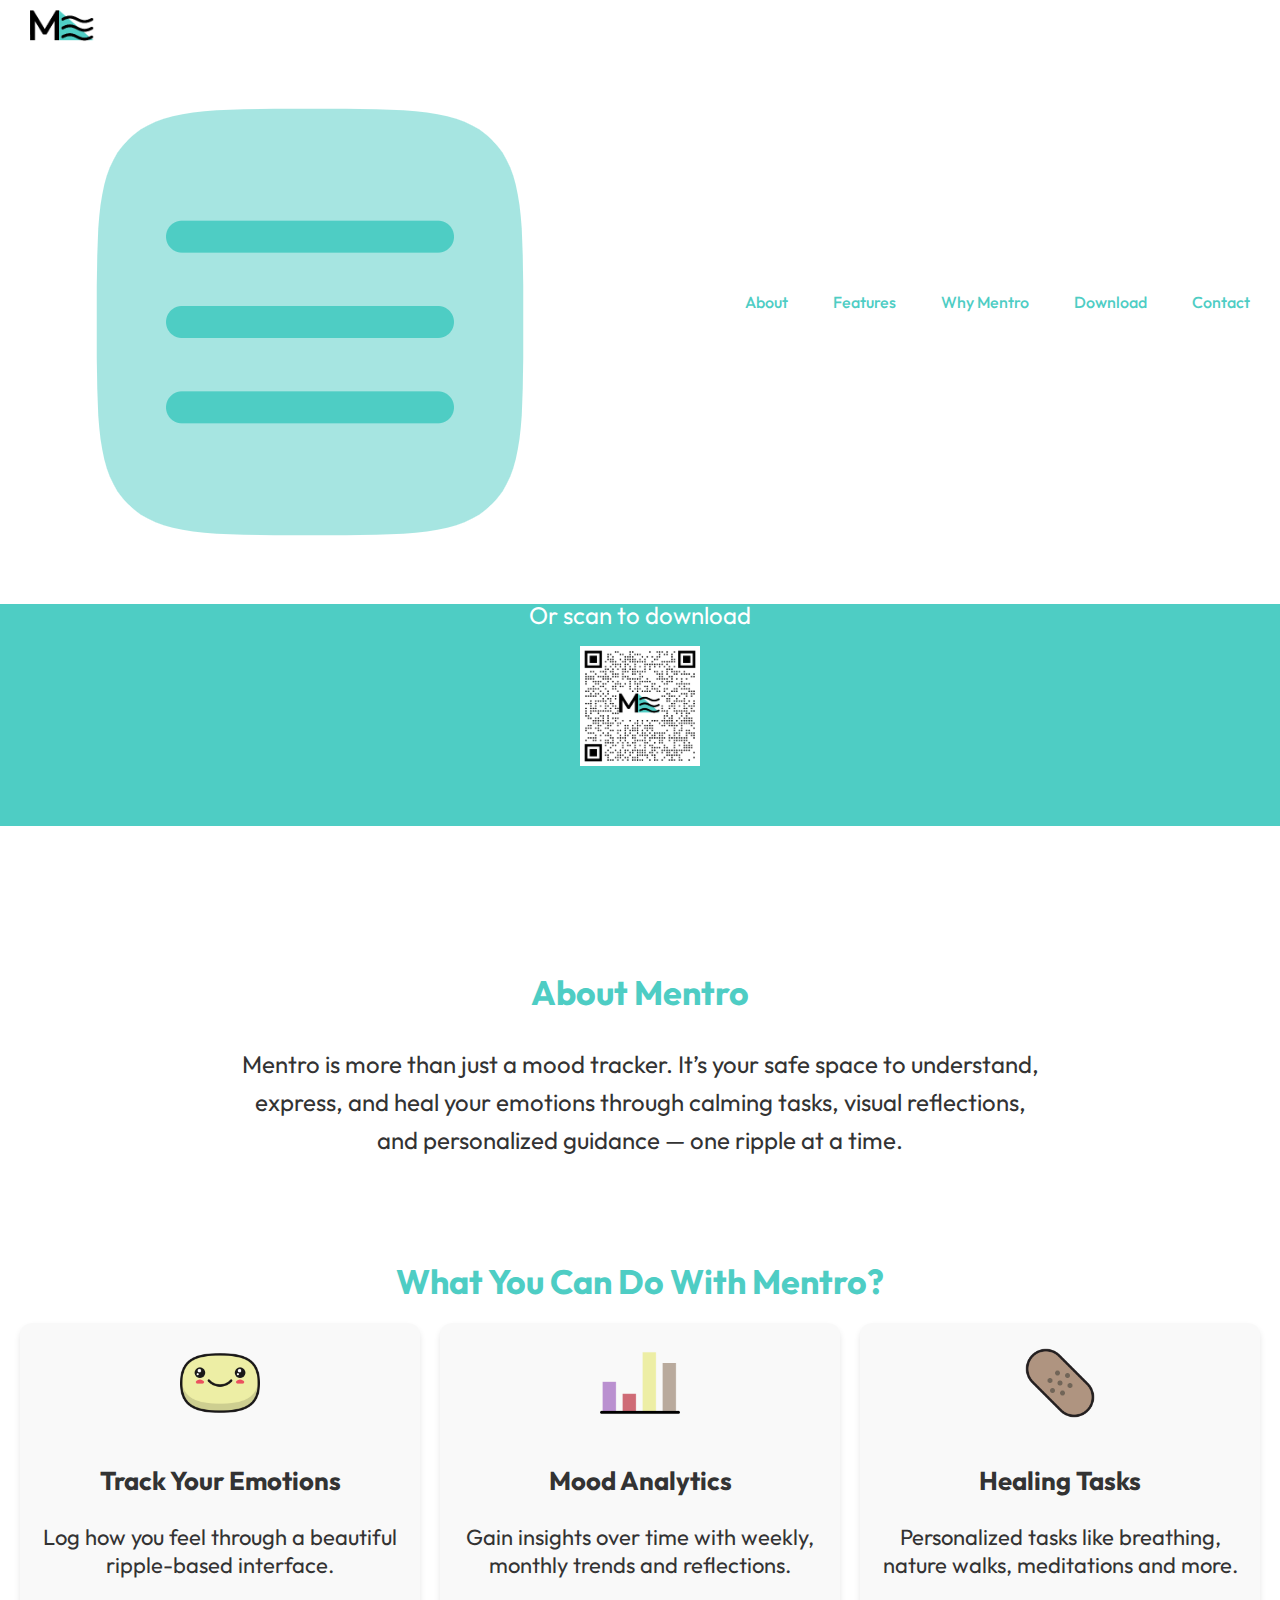
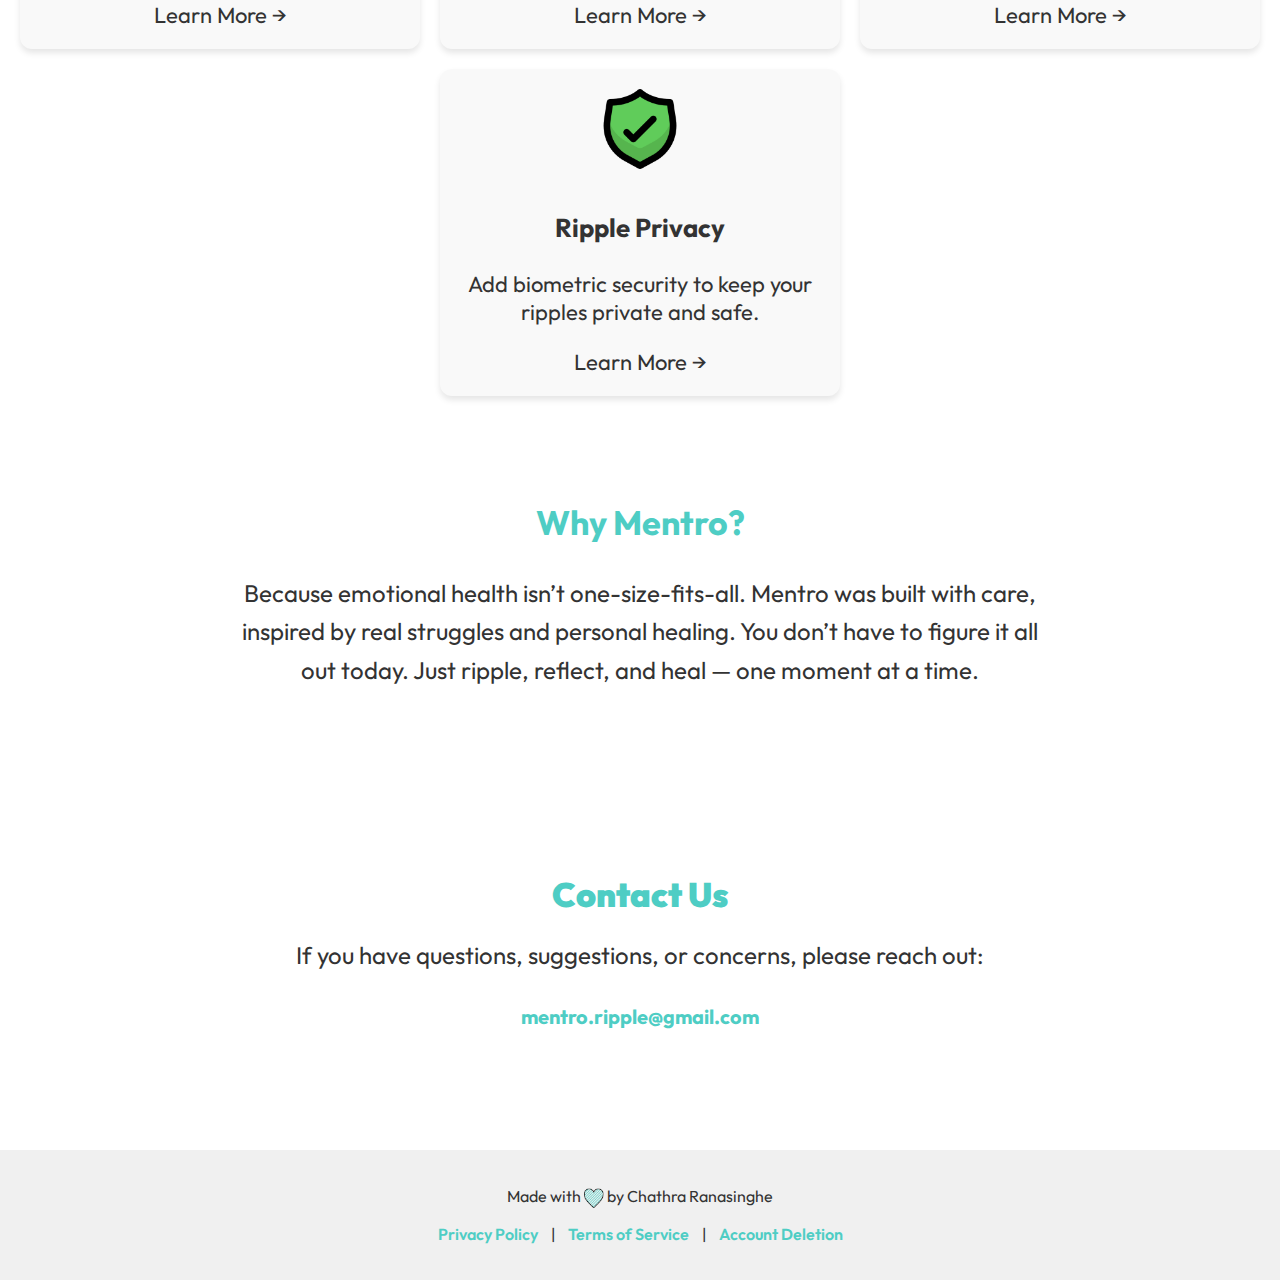
<file: public/index.html>
<!DOCTYPE html>
<html lang="en">

<head>
  <meta charset="UTF-8" />
  <meta name="viewport" content="width=device-width, initial-scale=1.0" />
  <title>Mentro – Your Emotional Companion</title>
  <link rel="stylesheet" href="style.css?v=2">
  <link href="https://fonts.googleapis.com/css2?family=Outfit:wght@400;500;700&display=swap" rel="stylesheet">

  <!-- Favicon -->
  <link rel="icon" href="assets/logo.png" type="image/png">
</head>


<body>
  <nav>
    <div class="nav-header">
      <div class="logo">
        <img src="assets/logo.png" alt="Mentro Logo" />
      </div>
      <button class="menu-toggle">
        <img src="assets/hamburger.png" alt="Menu" />
      </button>
    </div>

    <ul>
      <li><a href="#about">About</a></li>
      <li><a href="#features">Features</a></li>
      <li><a href="#why">Why Mentro</a></li>
      <li><a href="#download">Download</a></li>
      <li><a href="#contact">Contact</a></li>
    </ul>
  </nav>



  <header id="download">
    <img src="assets/banner.png" alt="Mentro Banner" class="banner" />
    <h1>Welcome to Mentro</h1>
    <p>Every emotion matters - one ripple at a time.</p>
    <a href="https://play.google.com/store/apps/details?id=com.mentro.app" target="_blank" class="playstore-button">
      <img src="assets/playstore-logo.png" alt="Play Store" />
      <span>Download on Play Store</span>
    </a>
     <!-- QR Code Section -->
  <div class="qr-section">
    <p>Or scan to download</p>
    <img src="assets/qr-code.png" alt="QR Code to Download Mentro" 
     style="width: 120px !important; height: 120px !important; display: block !important; margin: 0 auto !important; object-fit: contain !important;" />
  </div>

  </header>

  <main>
    <section id="about" class="about">
      <h2>About Mentro</h2>
      <p>Mentro is more than just a mood tracker. It’s your safe space to understand, express, and heal your emotions
        through calming tasks, visual reflections, and personalized guidance — one ripple at a time.</p>
    </section>
    <section id="features" class="features">
      <h2>What You Can Do With Mentro?</h2>
      <div class="cards">
        <a href="track-emotions.html" class="card" target="_blank">
          <img src="assets/happy.png" alt="Track Emotions" />
          <h3>Track Your Emotions</h3>
          <p>Log how you feel through a beautiful ripple-based interface.</p>
          <span class="card-cta">Learn More →</span>
        </a>
        <a href="mood-analytics.html" class="card" target="_blank">
          <img src="assets/graph.png" alt="Mood Analytics" />
          <h3>Mood Analytics</h3>
          <p>Gain insights over time with weekly, monthly trends and reflections.</p>
          <span class="card-cta">Learn More →</span>
        </a>
        <a href="healing-tasks.html" class="card" target="_blank">
          <img src="assets/heal.png" alt="Healing Tasks" />
          <h3>Healing Tasks</h3>
          <p>Personalized tasks like breathing, nature walks, meditations and more.</p>
          <span class="card-cta">Learn More →</span>
        </a>
        <a href="ripple-privacy.html" class="card" target="_blank">
          <img src="assets/safety.png" alt="Protect Ripples" />
          <h3>Ripple Privacy</h3>
          <p>Add biometric security to keep your ripples private and safe.</p>

          <span class="card-cta">Learn More →</span>
        </a>
      </div>
      </div>
    </section>
    <section id="why" class="why">
      <h2>Why Mentro?</h2>
      <p>Because emotional health isn’t one-size-fits-all. Mentro was built with care, inspired by real struggles and
        personal healing. You don’t have to figure it all out today. Just ripple, reflect, and heal — one moment at a
        time.</p>
    </section>
    <section id="contact" class="contact">
      <h2>Contact Us</h2>
      <p>If you have questions, suggestions, or concerns, please reach out:</p>
      <a href="mailto:mentro.ripple@gmail.com" class="contact-email">mentro.ripple@gmail.com</a>
    </section>

  </main>

  <footer>
    <p>
      Made with
      <img src="assets/love.png" alt="Heart" style="height: 20px; vertical-align: middle;">
      by Chathra Ranasinghe
    </p>
    <p>
      <a href="privacy.html" target="_blank">Privacy Policy</a> |
      <a href="terms.html" target="_blank">Terms of Service</a> |
      <a href="https://docs.google.com/forms/d/e/1FAIpQLSdimE1lj7eADLhwd0hZZxthHQASa8UnJNe3lLxNAUt8HgSXNA/viewform?usp=dialog"
        target="_blank" rel="noopener noreferrer">
        Account Deletion
      </a>
    </p>
  </footer>
  <script>
    const menuToggle = document.querySelector('.menu-toggle');
    const navLinks = document.querySelector('nav ul');
    const menuIcon = document.querySelector('.menu-toggle img');

    menuToggle.addEventListener('click', () => {
      navLinks.classList.toggle('show');

      // Swap icons
      if (navLinks.classList.contains('show')) {
        menuIcon.src = 'assets/close.png';
        menuIcon.alt = 'Close';
      } else {
        menuIcon.src = 'assets/hamburger.png';
        menuIcon.alt = 'Menu';
      }
    });

    // Optional: close menu when clicking a link
    document.querySelectorAll('nav ul li a').forEach(link => {
      link.addEventListener('click', () => {
        navLinks.classList.remove('show');
        menuIcon.src = 'assets/hamburger.png';
        menuIcon.alt = 'Menu';
      });
    });
  </script>

</body>

</html>
</file>
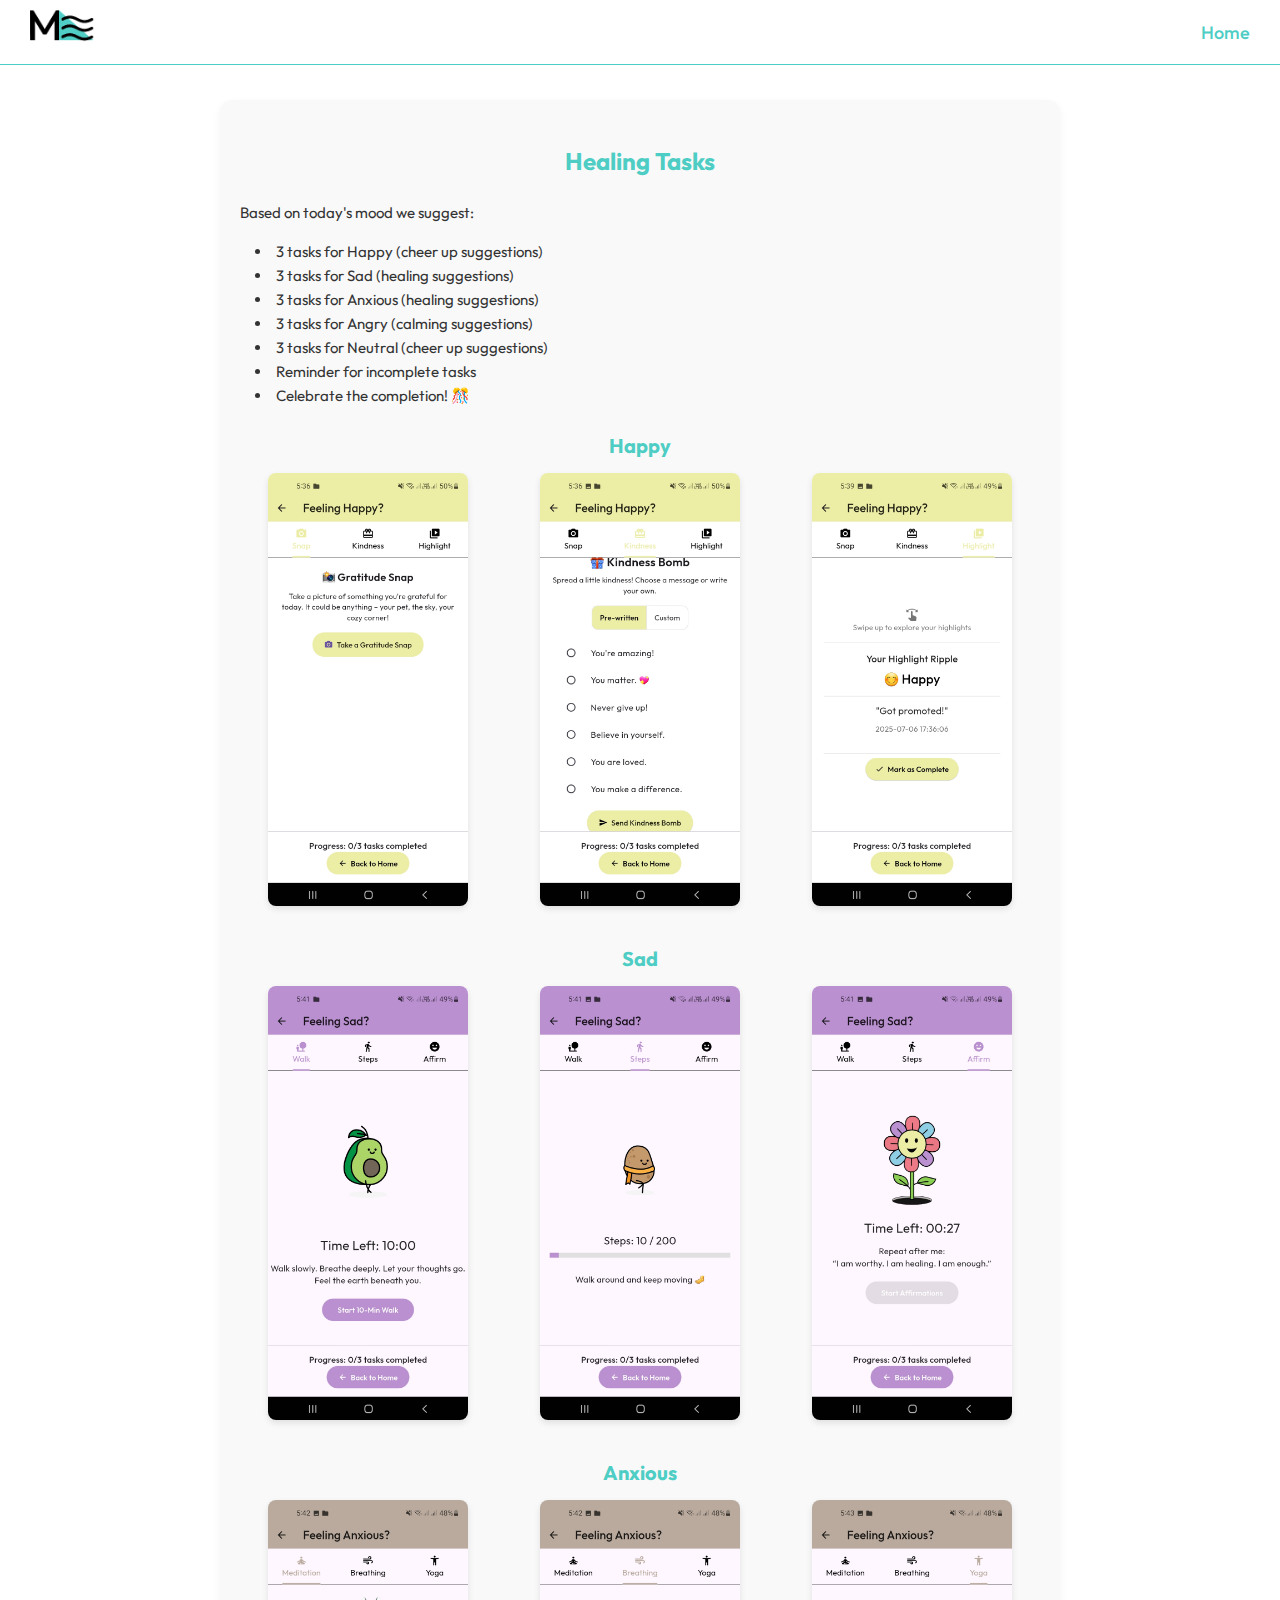
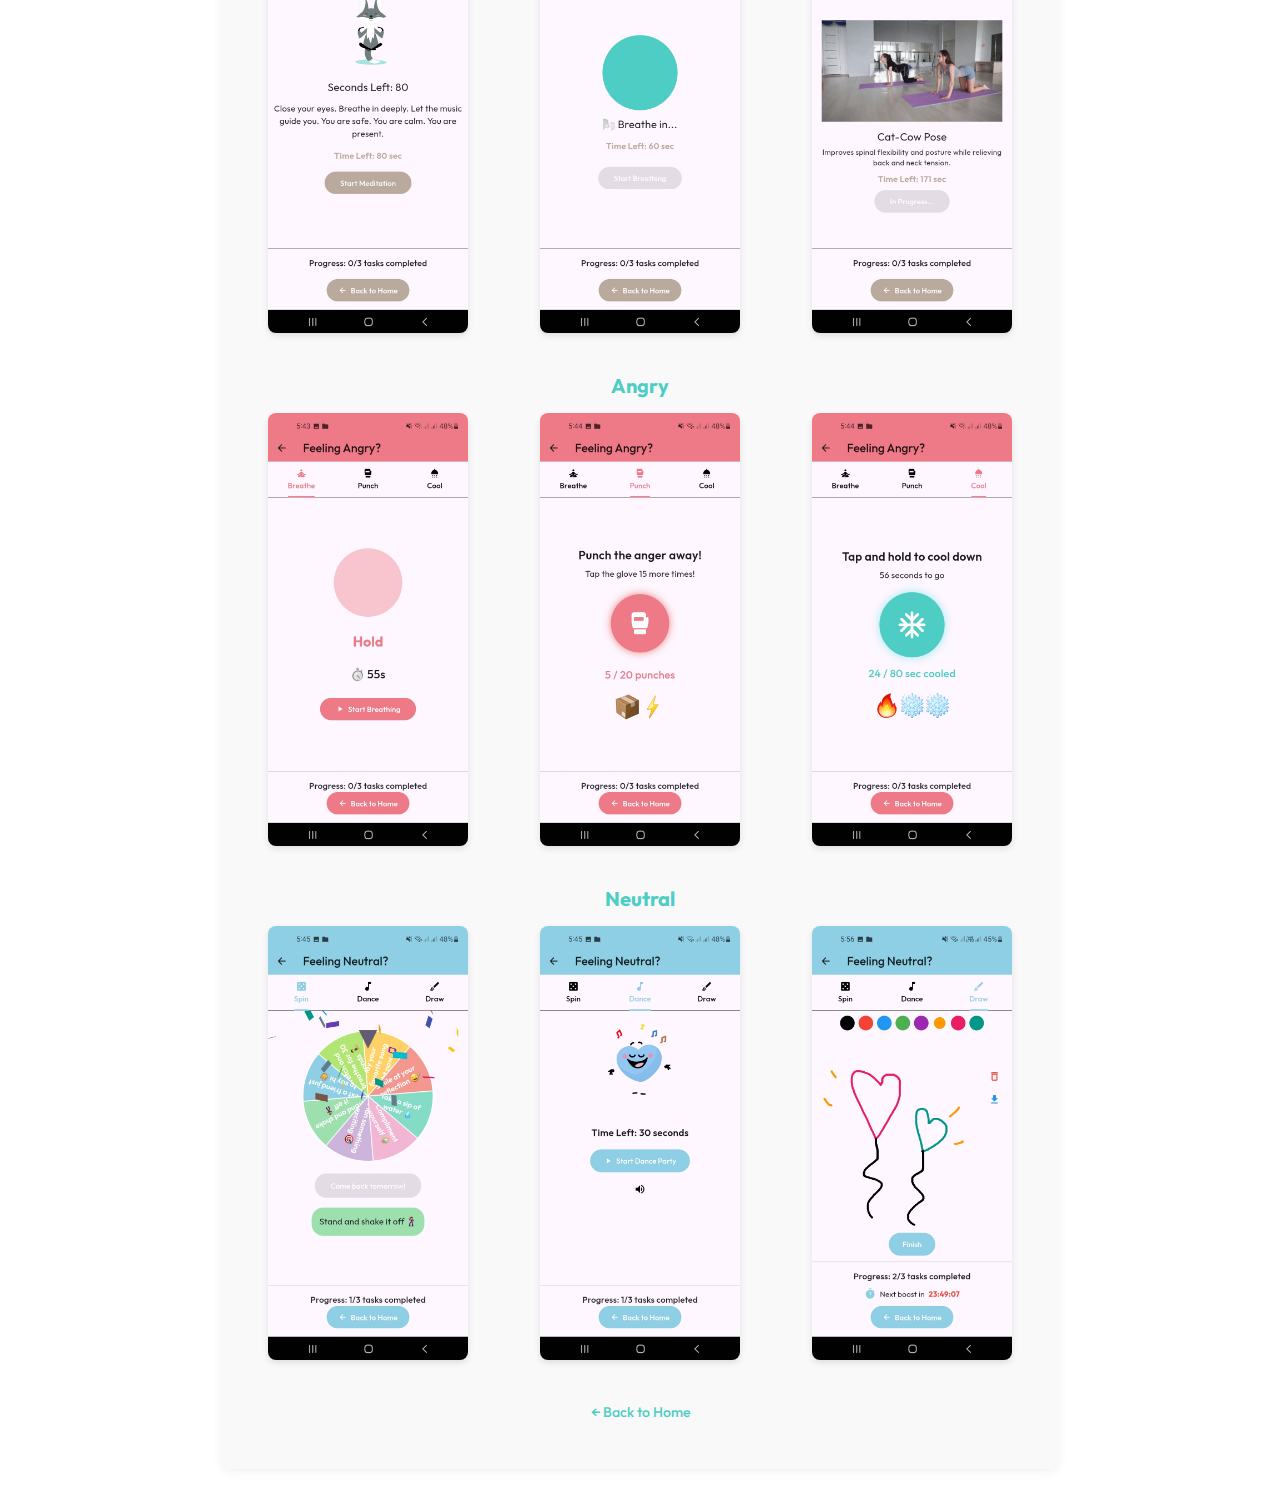
<file: public/healing-tasks.html>
<!DOCTYPE html>
<html lang="en">
  <head>
    <meta charset="UTF-8" />
    <meta name="viewport" content="width=device-width, initial-scale=1.0" />
    <title>Page Title</title>
    <link
      href="https://fonts.googleapis.com/css2?family=Outfit:wght@400;500;700&display=swap"
      rel="stylesheet"
    />
    <link rel="stylesheet" href="style.css" />
  </head>
  <body>
    <nav>
      <div class="logo"><img src="assets/logo.png" alt="Mentro Logo" /></div>
      <ul>
        <li>
          <a
            href="index.html"
            style="
              color: #4ecdc4;
              text-decoration: none;
              font-weight: 500;
              font-size: 18px;
            "
          >
            Home
          </a>
        </li>
      </ul>
    </nav>

    <main class="healing-tasks">
      <h1>Healing Tasks</h1>
      <p>Based on today's mood we suggest:</p>
      <ul>
        <li>3 tasks for Happy (cheer up suggestions)</li>
        <li>3 tasks for Sad (healing suggestions)</li>
        <li>3 tasks for Anxious (healing suggestions)</li>
        <li>3 tasks for Angry (calming suggestions)</li>
        <li>3 tasks for Neutral (cheer up suggestions)</li>
        <li>Reminder for incomplete tasks</li>
        <li>Celebrate the completion! 🎊</li>
      </ul>

      <div class="task-category">
        <h2>Happy</h2>
        <div class="healing-tasks-grid">
          <img src="assets/happy-task1.jpg" alt="Happy Task 1" />
          <img src="assets/happy-task2.jpg" alt="Happy Task 2" />
          <img src="assets/happy-task3.jpg" alt="Happy Task 3" />
        </div>
      </div>

      <div class="task-category">
        <h2>Sad</h2>
        <div class="healing-tasks-grid">
          <img src="assets/sad-task1.jpg" alt="Sad Task 1" />
          <img src="assets/sad-task2.jpg" alt="Sad Task 2" />
          <img src="assets/sad-task3.jpg" alt="Sad Task 3" />
        </div>
      </div>

      <div class="task-category">
        <h2>Anxious</h2>
        <div class="healing-tasks-grid">
          <img src="assets/anxious-task1.jpg" alt="Anxious Task 1" />
          <img src="assets/anxious-task2.jpg" alt="Anxious Task 2" />
          <img src="assets/anxious-task3.jpg" alt="Anxious Task 3" />
        </div>
      </div>

      <div class="task-category">
        <h2>Angry</h2>
        <div class="healing-tasks-grid">
          <img src="assets/angry-task1.jpg" alt="Angry Task 1" />
          <img src="assets/angry-task2.jpg" alt="Angry Task 2" />
          <img src="assets/angry-task3.jpg" alt="Angry Task 3" />
        </div>
      </div>

      <div class="task-category">
        <h2>Neutral</h2>
        <div class="healing-tasks-grid">
          <img src="assets/neutral-task1.jpg" alt="Neutral Task 1" />
          <img src="assets/neutral-task2.jpg" alt="Neutral Task 2" />
          <img src="assets/neutral-task3.jpg" alt="Neutral Task 3" />
        </div>
      </div>
      <p style="text-align: center; margin-top: 30px">
        <a href="index.html" target="_blank" class="back-link"
          >← Back to Home</a
        >
      </p>
    </main>
  </body>
</html>
</file>
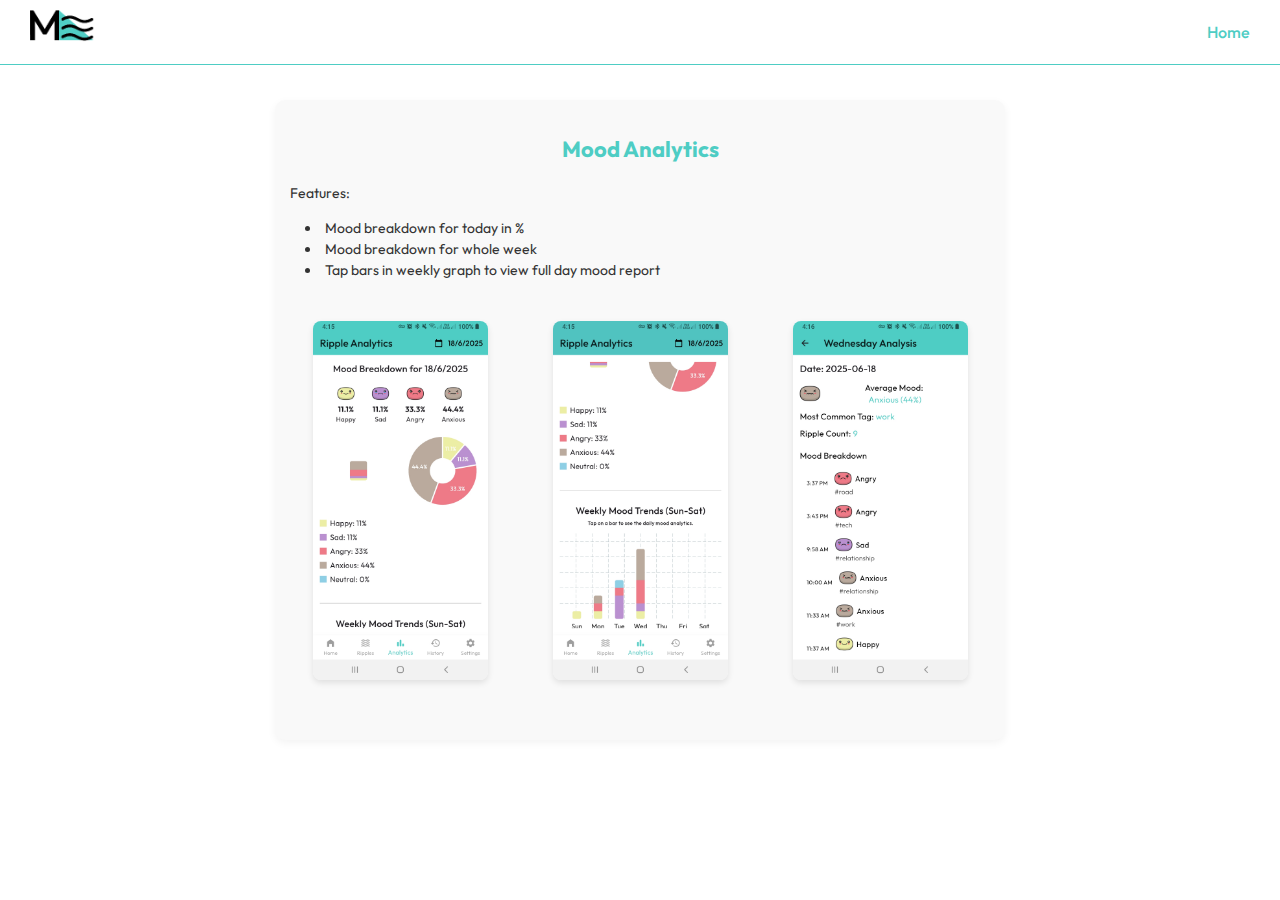
<file: public/mood-analytics.html>
<!DOCTYPE html>
<html lang="en">
  <head>
    <meta charset="UTF-8" />
    <meta name="viewport" content="width=device-width, initial-scale=1.0" />
    <title>Page Title</title>
    <link
      href="https://fonts.googleapis.com/css2?family=Outfit:wght@400;500;700&display=swap"
      rel="stylesheet"
    />
    <link rel="stylesheet" href="style.css" />
  </head>
  <body>
    <nav>
      <div class="logo"><img src="assets/logo.png" alt="Mentro Logo" /></div>
      <ul>
        <li><a href="index.html">Home</a></li>
      </ul>
    </nav>

    <main class="analytics">
      <h1>Mood Analytics</h1>
      <p>Features:</p>
      <ul>
        <li>Mood breakdown for today in %</li>
        <li>Mood breakdown for whole week</li>
        <li>Tap bars in weekly graph to view full day mood report</li>
      </ul>
      <div class="analytics-row">
        <img src="assets/analytics-today.jpg" alt="Today Analytics" />
        <img src="assets/analytics-week.jpg" alt="Week Analytics" />
        <img src="assets/day-report.jpg" alt="Day Report" />
      </div>
    </main>
  </body>
</html>
</file>
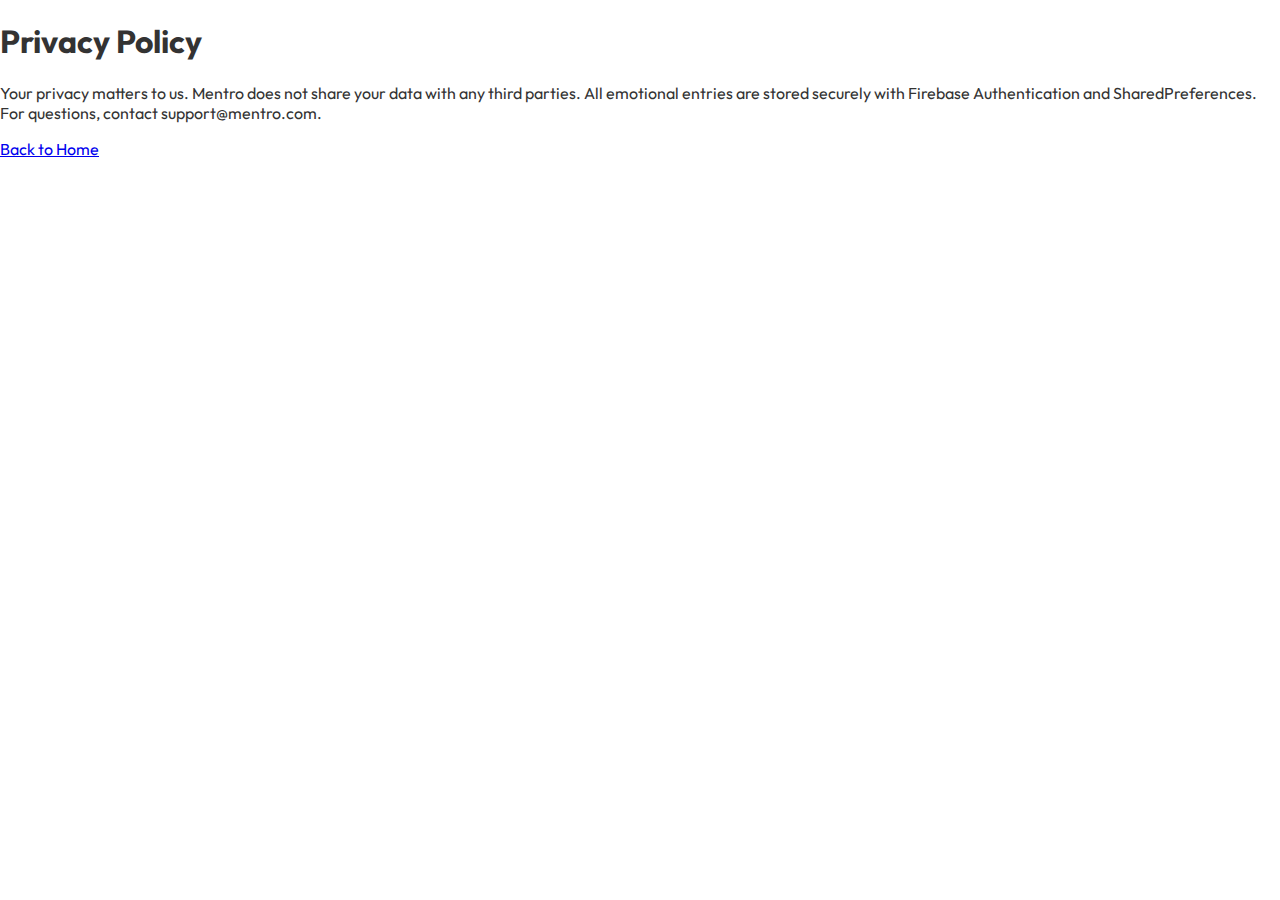
<file: public/privacy.html>
<!DOCTYPE html>
<html lang="en">
  <head>
    <meta charset="UTF-8" />
    <meta name="viewport" content="width=device-width, initial-scale=1.0" />
    <title>Page Title</title>
    <link
      href="https://fonts.googleapis.com/css2?family=Outfit:wght@400;500;700&display=swap"
      rel="stylesheet"
    />
    <link rel="stylesheet" href="style.css" />
  </head>
  <body>
    <h1>Privacy Policy</h1>
    <p>
      Your privacy matters to us. Mentro does not share your data with any third
      parties. All emotional entries are stored securely with Firebase
      Authentication and SharedPreferences. For questions, contact
      support@mentro.com.
    </p>
    <p><a href="index.html">Back to Home</a></p>
  </body>
</html>
</file>
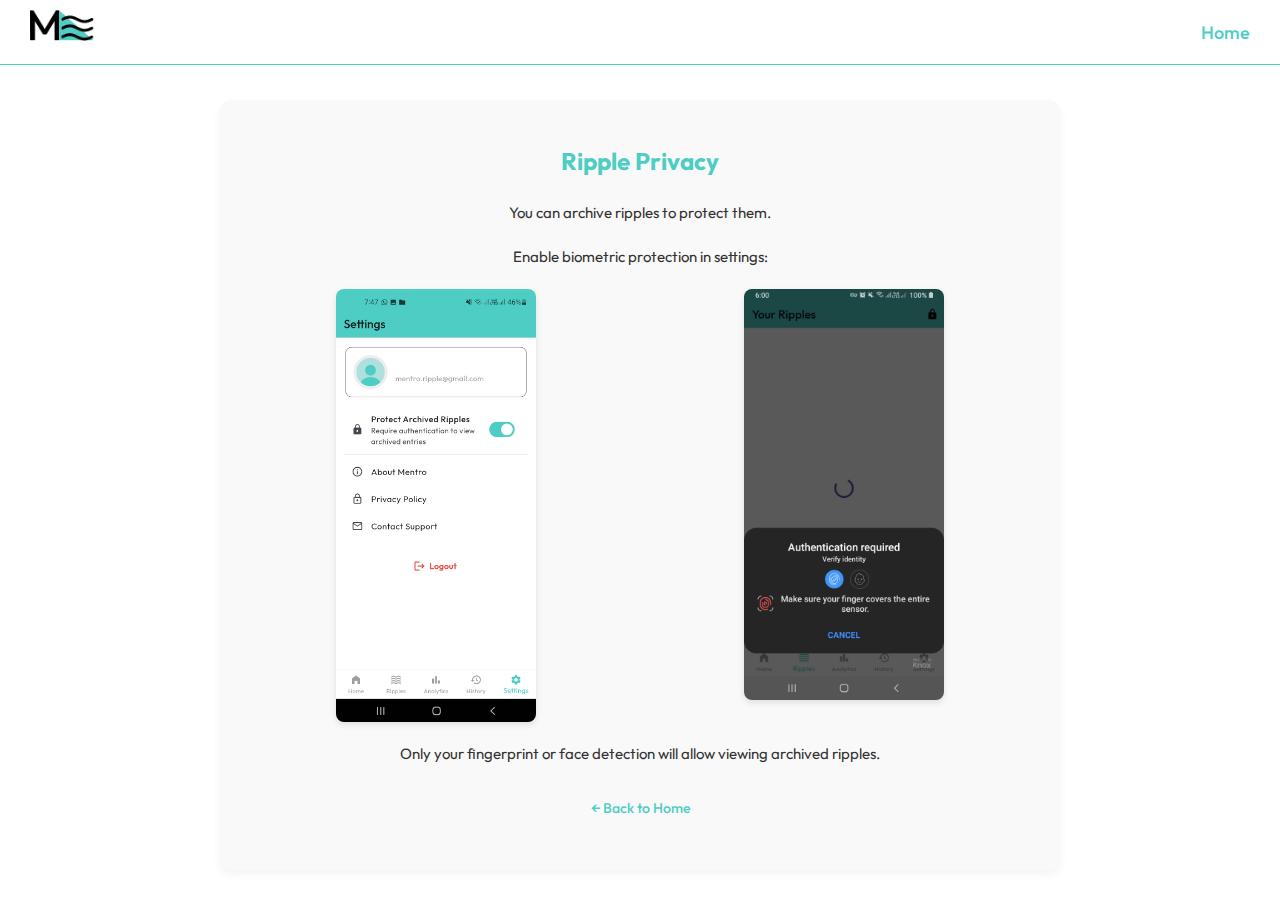
<file: public/ripple-privacy.html>
<!DOCTYPE html>
<html lang="en">
  <head>
    <meta charset="UTF-8" />
    <meta name="viewport" content="width=device-width, initial-scale=1.0" />
    <title>Page Title</title>
    <link
      href="https://fonts.googleapis.com/css2?family=Outfit:wght@400;500;700&display=swap"
      rel="stylesheet"
    />
    <link rel="stylesheet" href="style.css" />
  </head>
  <body>
    <nav>
      <div class="logo"><img src="assets/logo.png" alt="Mentro Logo" /></div>
      <ul>
        <li>
          <a
            href="index.html"
            style="
              color: #4ecdc4;
              text-decoration: none;
              font-weight: 500;
              font-size: 18px;
            "
          >
            Home
          </a>
        </li>
      </ul>
    </nav>

    <main class="privacy">
      <h1>Ripple Privacy</h1>
      <p>You can archive ripples to protect them.</p>
      <p>Enable biometric protection in settings:</p>
      <div class="privacy-images">
        <img src="assets/settings-page.jpg" alt="Settings Page" />
        <img src="assets/biometrics.jpg" alt="Biometrics" />
      </div>
      <p>
        Only your fingerprint or face detection will allow viewing archived
        ripples.
      </p>
      <p style="text-align: center; margin-top: 30px">
        <a href="index.html" class="back-link">← Back to Home</a>
      </p>
    </main>
  </body>
</html>
</file>
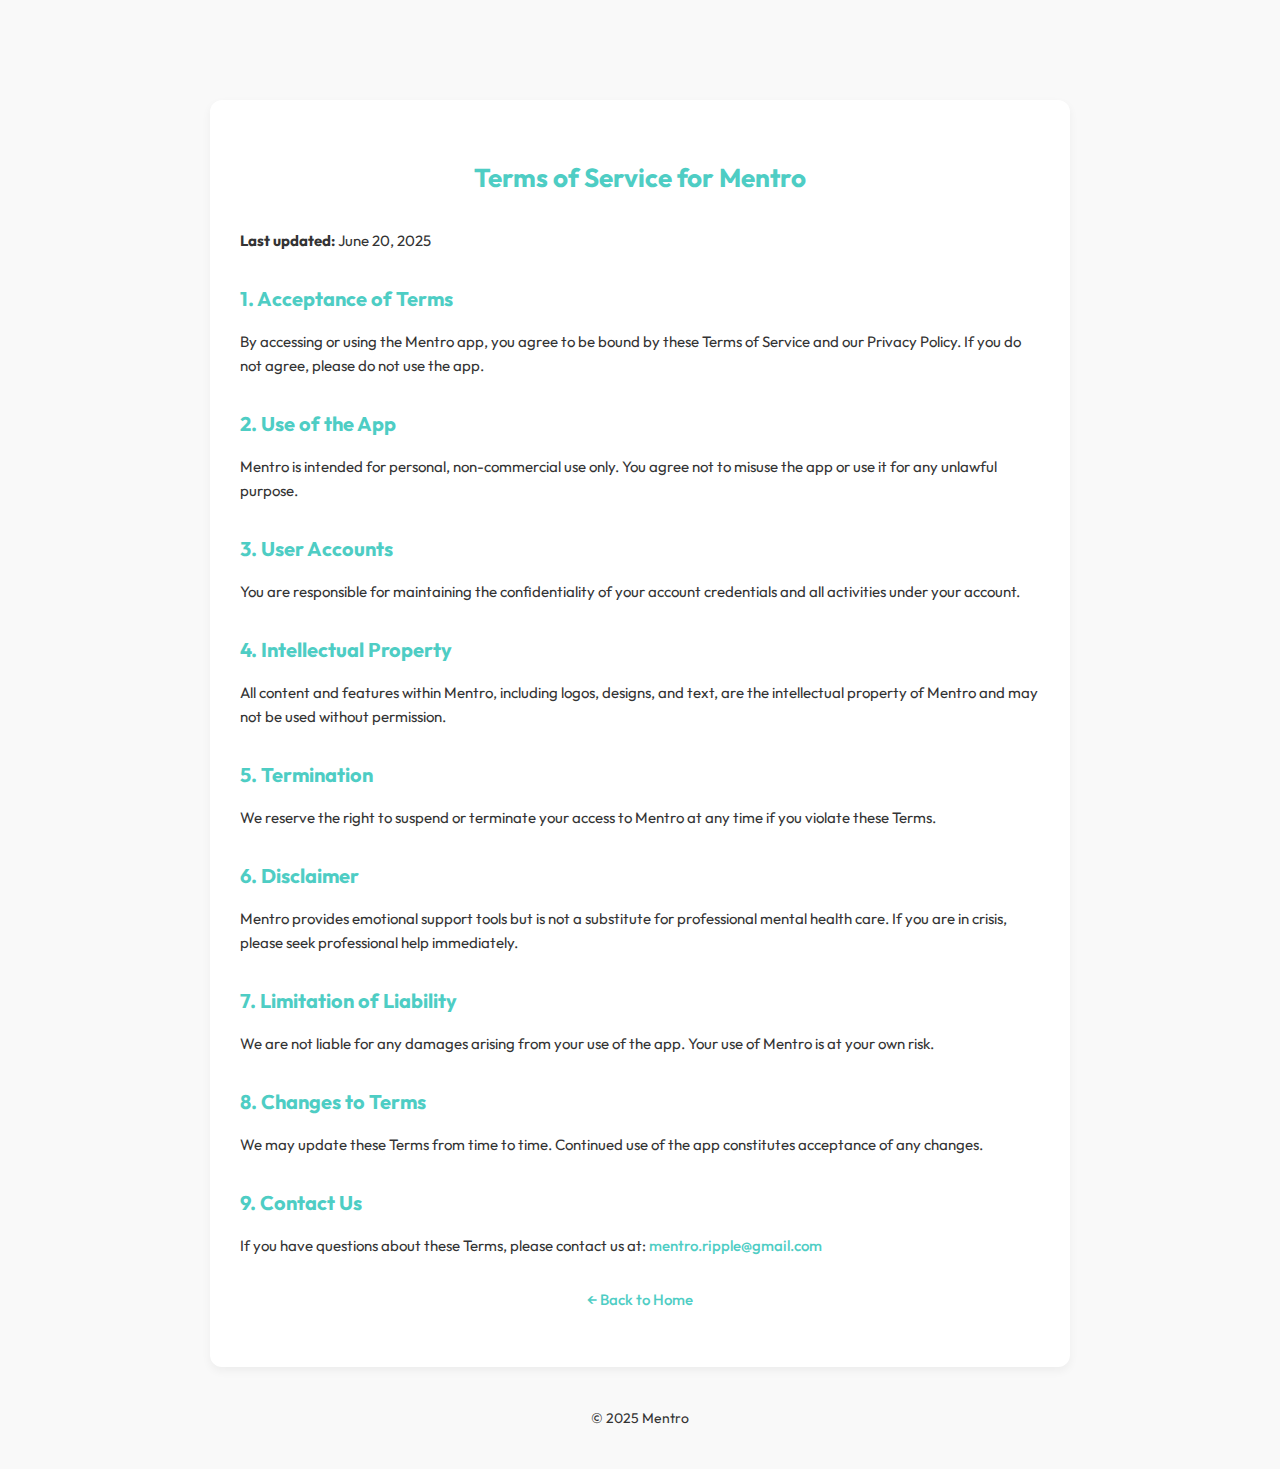
<file: public/terms.html>
<!DOCTYPE html>
<html lang="en">
  <head>
    <meta charset="UTF-8" />
    <meta name="viewport" content="width=device-width, initial-scale=1.0" />
    <title>Mentro Terms of Service</title>
    <link
      href="https://fonts.googleapis.com/css2?family=Outfit:wght@400;500;700&display=swap"
      rel="stylesheet"
    />
    <style>
      body {
        font-family: "Outfit", sans-serif;
        margin: 0;
        padding: 0;
        background: #f9f9f9;
        color: #333;
        line-height: 1.6;
      }

      main.terms {
        max-width: 800px;
        margin: 100px auto 40px auto;
        background: white;
        padding: 40px 30px;
        border-radius: 12px;
        box-shadow: 0 4px 10px rgba(0, 0, 0, 0.05);
      }

      main.terms h1 {
        text-align: center;
        color: #4ecdc4;
        margin-bottom: 30px;
        font-size: 26px;
      }

      main.terms h2 {
        color: #4ecdc4;
        margin-top: 30px;
        margin-bottom: 10px;
        font-size: 20px;
      }

      main.terms p {
        font-size: 15px;
        margin-bottom: 15px;
      }

      main.terms ul {
        padding-left: 20px;
        margin-bottom: 20px;
      }

      main.terms a {
        color: #4ecdc4;
        text-decoration: none;
        font-weight: 500;
      }

      main.terms a:hover {
        text-decoration: underline;
      }

      footer {
        text-align: center;
        margin: 40px 0;
        font-size: 14px;
      }
    </style>
  </head>
  <body>
    <main class="terms">
      <h1>Terms of Service for Mentro</h1>
      <p><strong>Last updated:</strong> June 20, 2025</p>

      <h2>1. Acceptance of Terms</h2>
      <p>
        By accessing or using the Mentro app, you agree to be bound by these
        Terms of Service and our Privacy Policy. If you do not agree, please do
        not use the app.
      </p>

      <h2>2. Use of the App</h2>
      <p>
        Mentro is intended for personal, non-commercial use only. You agree not
        to misuse the app or use it for any unlawful purpose.
      </p>

      <h2>3. User Accounts</h2>
      <p>
        You are responsible for maintaining the confidentiality of your account
        credentials and all activities under your account.
      </p>

      <h2>4. Intellectual Property</h2>
      <p>
        All content and features within Mentro, including logos, designs, and
        text, are the intellectual property of Mentro and may not be used
        without permission.
      </p>

      <h2>5. Termination</h2>
      <p>
        We reserve the right to suspend or terminate your access to Mentro at
        any time if you violate these Terms.
      </p>

      <h2>6. Disclaimer</h2>
      <p>
        Mentro provides emotional support tools but is not a substitute for
        professional mental health care. If you are in crisis, please seek
        professional help immediately.
      </p>

      <h2>7. Limitation of Liability</h2>
      <p>
        We are not liable for any damages arising from your use of the app. Your
        use of Mentro is at your own risk.
      </p>

      <h2>8. Changes to Terms</h2>
      <p>
        We may update these Terms from time to time. Continued use of the app
        constitutes acceptance of any changes.
      </p>

      <h2>9. Contact Us</h2>
      <p>
        If you have questions about these Terms, please contact us at:
        <a href="mailto:mentro.ripple@gmail.com">mentro.ripple@gmail.com</a>
      </p>

      <p style="text-align: center; margin-top: 30px">
        <a href="index.html" target="_blank" class="back-link"
          >← Back to Home</a
        >
      </p>
    </main>

    <footer>
      <p>© 2025 Mentro</p>
    </footer>
  </body>
</html>
</file>
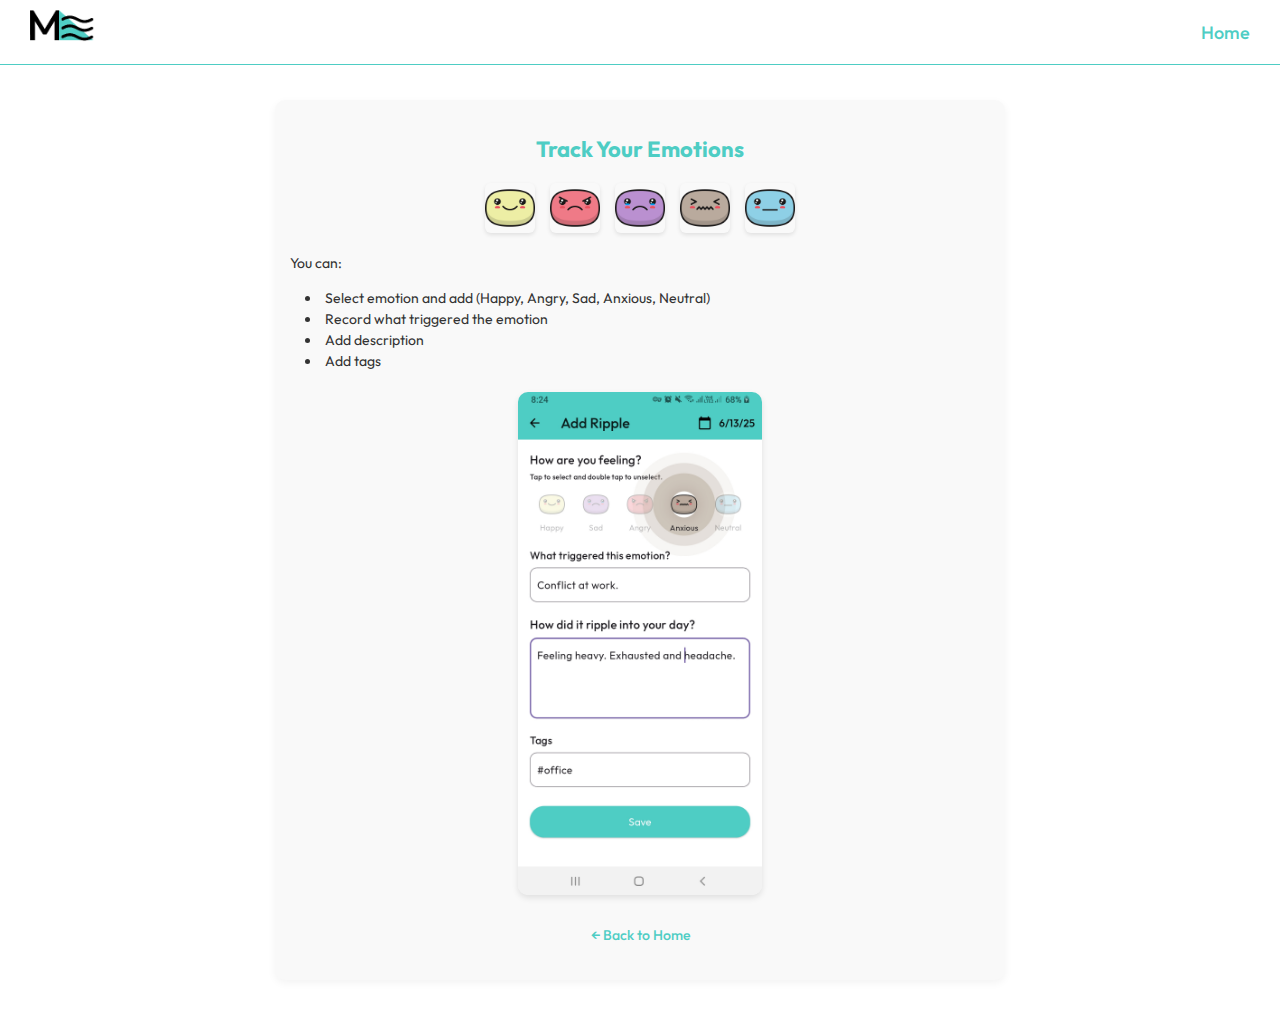
<file: public/track-emotions.html>
<!DOCTYPE html>
<html lang="en">
  <head>
    <meta charset="UTF-8" />
    <meta name="viewport" content="width=device-width, initial-scale=1.0" />
    <title>Page Title</title>
    <link
      href="https://fonts.googleapis.com/css2?family=Outfit:wght@400;500;700&display=swap"
      rel="stylesheet"
    />
    <link rel="stylesheet" href="style.css" />
  </head>
  <body>
    <nav>
      <div class="logo">
        <img src="assets/logo.png" alt="Mentro Logo" />
      </div>
      <ul>
        <li>
          <a
            href="index.html"
            style="
              color: #4ecdc4;
              text-decoration: none;
              font-weight: 500;
              font-size: 18px;
            "
          >
            Home
          </a>
        </li>
      </ul>
    </nav>

    <main class="instruction">
      <h1>Track Your Emotions</h1>

      <div class="emotion-row">
        <img src="assets/happy.png" alt="Happy" />
        <img src="assets/angry.png" alt="Angry" />
        <img src="assets/sad.png" alt="Sad" />
        <img src="assets/anxious.png" alt="Anxious" />
        <img src="assets/neutral.png" alt="Neutral" />
      </div>

      <p>You can:</p>
      <ul>
        <li>Select emotion and add (Happy, Angry, Sad, Anxious, Neutral)</li>
        <li>Record what triggered the emotion</li>
        <li>Add description</li>
        <li>Add tags</li>
      </ul>

      <img
        src="assets/add-emotions.jpg"
        alt="Add Emotion Screenshot"
        class="add-emotion-img"
      />

      <p style="text-align: center; margin-top: 30px">
        <a href="index.html" class="back-link">← Back to Home</a>
      </p>
    </main>
  </body>
</html>
</file>
<file: public/style.css>
body {
  font-family: 'Outfit', sans-serif;
  margin: 0;
  padding: 0;
  background: white;
  color: #333;
  scroll-behavior: smooth;
}
html {
  scroll-padding-top: 80px; /* adjust based on nav height */
  scroll-behavior: smooth;  /* already present, ensures smoothness */
}

nav {
  background: white; /* navbar background white */
  display: flex;
  justify-content: space-between;
  align-items: center;
  padding: 10px 30px;
  position: fixed;
  width: 100%;
  top: 0;
  z-index: 1000;
  border-bottom: 1px solid #4ECDC4; /* optional: subtle separator */
}

nav .logo img {
  height: 40px;
}

nav ul {
  list-style: none;
  display: flex;
  gap: 45px;
  margin: 0;
  padding-right: 60px; /* added right padding */
}


nav ul li a {
  color: #4ECDC4; /* text color in nav to Mentro teal */
  text-decoration: none;
  font-weight: 500;
  font-size: 16px;
}

nav ul li a:hover {
  text-decoration: underline;
}

header {
  background: #4ECDC4;
  color: white;
  text-align: center;
  padding: 120px 20px 60px;
}

header .banner {
  max-width: 40%;
  border-radius: 12px;
  margin-bottom: 20px;
}

header h1 {
  margin: 10px 0 5px;
  font-size: 40px;
}

header p {
  font-size: 24px;
  margin-bottom: 16px;
}

.playstore-button {
  display: inline-flex;
  align-items: center;
  gap: 12px; /* spacing between icon and text */
  background: white; /* Mentro teal background */
  color: #4ECDC4;
  text-decoration: none;
  padding: 16px 28px;
  border-radius: 10px;
  font-family: 'Outfit', sans-serif;
  font-weight: 500;
  font-size: 18px;
  transition: background 0.3s;
}

.playstore-button img {
  height: 28px; /* adjust as needed for balance */
}

.playstore-button:hover {
  background: black; /* darker teal on hover */
}


main {
  padding: 40px 20px;

}

section {
  margin-bottom: 20px;
}

section h2 {
  margin-top: 100px;
  font-size: 34px;
  color: #4ECDC4;
  margin-bottom: 20px;
  text-align: center;
}

section.about {
  font-size: 24px;
  line-height: 1.6;
  text-align: center; /* center aligns content */
  max-width: 800px;   /* optional: for consistency */
  margin: auto;       /* center within parent */
}
section.features {
  margin-top: 100px;  
}
section.why {
  font-size: 24px;
  line-height: 1.6;
  text-align: center; /* center aligns content */
  max-width: 800px;   /* optional: for consistency */
  margin: auto;       /* center within parent */
}
section.contact {
  font-size: 24px;
  text-align: center;
  padding: 60px 20px;
}

section.contact h2 {
  color: #4ECDC4;
  margin-bottom: 15px;
  font-size: 34px;
  font-weight: 900;
}

.contact-email {
  display: inline-block;
  margin-top: 10px;
  color: #4ECDC4;
  font-weight: 500;
  text-decoration: none;
  font-size: 20px;
  font-weight: bold;
}

.contact-email:hover {
  text-decoration: underline;
}

.cards {
  display: grid;
  grid-template-columns: repeat(3, 1fr); /* Always 3 per row */
  gap: 20px;
  justify-items: center; /* center cards horizontally */
}

.card {
  font-size: 22px;
  background: #f9f9f9;
  border-radius: 12px;
  padding: 20px;
  text-align: center;
  box-shadow: 0 4px 6px rgba(0,0,0,0.1);
  transition: transform 0.3s, box-shadow 0.3s;
  text-decoration: none; /* removes underline */
  color: inherit; /* inherit text color from parent, not blue */
  display: block; /* ensures the whole card is clickable */
}

.card:hover {
  transform: translateY(-5px);
  box-shadow: 0 8px 12px rgba(0,0,0,0.2);
  background: #f0fefc; /* subtle Mentro teal tint on hover */
}


.card:nth-child(4) {
  grid-column: 2 / 3; /* Place 4th card centered below */
}
.card img {
  height: 80px;
  margin-bottom: 10px;
}

footer {
  background: #f0f0f0;
  text-align: center;
  padding: 20px;
}

footer a {
  color: #4ECDC4;
  text-decoration: none;
  margin: 0 10px;
  font-weight: 600;
}

footer a:hover {
  text-decoration: underline;
}
button {
  font-family: 'Outfit', sans-serif; /* ✅ explicitly set Outfit font */
  background: white;
  color: #4ECDC4;
  border: none;
  padding: 12px 24px;
  font-size: 16px;
  font-weight: 500;
  border-radius: 8px;
  cursor: pointer;
  transition: background 0.3s;
}

/* ----------- Instruction Pages Styling -----------*/

main.instruction {
  max-width: 700px; /* reduce width slightly */
  margin: 100px auto 40px auto; /* less vertical margin */
  padding: 20px 15px; /* reduced padding */
  background: #f9f9f9;
  border-radius: 10px;
  box-shadow: 0 3px 8px rgba(0,0,0,0.05);
}

main.instruction h1 {
  text-align: center;
  color: #4ECDC4;
  margin-bottom: 20px;
  font-size: 22px; /* reduced heading size */
}

main.instruction p,
main.instruction ul {
  font-size: 14px; /* reduced font size for compactness */
  line-height: 1.5;
  color: #333;
}

main.instruction ul {
  list-style: disc inside;
  padding-left: 15px;
  margin-bottom: 20px;
}

main.instruction img.instruction-img {
  display: block;
  margin: 20px auto;
  max-width: 90%; /* ensure it's never oversized */
  border-radius: 8px;
  box-shadow: 0 3px 6px rgba(0,0,0,0.1);
}

.back-link {
  color: #4ECDC4;
  text-decoration: none;
  font-weight: 500;
  font-size: 14px; /* smaller back link */
}

.back-link:hover {
  text-decoration: underline;
}

/* Emotion row styling scoped for instruction pages */

main.instruction .emotion-row {
  display: flex;
  justify-content: center;
  gap: 15px; /* smaller gap */
  flex-wrap: wrap;
  margin: 20px 0;
}

main.instruction .emotion-row img {
  height: 50px; /* smaller icons */
  width: 50px;
  object-fit: contain;
  border-radius: 6px;
  box-shadow: 0 2px 4px rgba(0,0,0,0.1);
  transition: transform 0.2s;
}

main.instruction .emotion-row img:hover {
  transform: scale(1.05);
}

/* Styling for Add Emotion instruction image */

.add-emotion-img {
  display: block;
  margin: 20px auto;
  max-width: 35%;
  border-radius: 10px;
  box-shadow: 0 3px 6px rgba(0,0,0,0.1);
  transition: transform 0.3s, box-shadow 0.3s;
}

.add-emotion-img:hover {
  transform: scale(1.02);
  box-shadow: 0 6px 12px rgba(0,0,0,0.15);
}

/* ----------- Mood Analytics Page Styling -----------*/

main.analytics {
  max-width: 700px; /* slightly reduced for compactness */
  margin: 100px auto 40px auto;
  padding: 20px 15px; /* reduced padding */
  background: #f9f9f9;
  border-radius: 10px;
  box-shadow: 0 3px 8px rgba(0,0,0,0.05);
}

main.analytics h1 {
  text-align: center;
  color: #4ECDC4;
  margin-bottom: 20px;
  font-size: 22px; /* slightly smaller heading */
}

main.analytics p,
main.analytics ul {
  font-size: 14px; /* compact font */
  line-height: 1.5;
  color: #333;
}

main.analytics ul {
  list-style: disc inside;
  padding-left: 15px;
  margin-bottom: 20px;
}

main.analytics img {
  display: block;
  margin: 20px auto;
  max-width: 90%;
  border-radius: 8px;
  box-shadow: 0 3px 6px rgba(0,0,0,0.1);
  transition: transform 0.3s, box-shadow 0.3s;
}

main.analytics img:hover {
  transform: scale(1.02);
  box-shadow: 0 6px 12px rgba(0,0,0,0.15);
}
.analytics-row {
  display: flex;
  justify-content: center;
  align-items: flex-start;
  gap: 20px; /* spacing between images */
  flex-wrap: wrap; /* allows wrap on small screens */
  margin: 20px 0;
}

.analytics-row img {
  width: 25%;
  max-width: 150px; /* optional: restrict max width for tiny screens */
  border-radius: 8px;
  box-shadow: 0 3px 6px rgba(0,0,0,0.1);
  transition: transform 0.3s, box-shadow 0.3s;
}

.analytics-row img:hover {
  transform: scale(1.05);
  box-shadow: 0 6px 12px rgba(0,0,0,0.15);
}
/*------------Healing page-------------*/
main.healing-tasks {
  max-width: 800px;
  margin: 100px auto 40px auto;
  padding: 30px 20px;
  background: #f9f9f9;
  border-radius: 12px;
  box-shadow: 0 4px 10px rgba(0,0,0,0.05);
}

main.healing-tasks h1 {
  text-align: center;
  color: #4ECDC4;
  margin-bottom: 25px;
  font-size: 24px;
}

main.healing-tasks p,
main.healing-tasks ul {
  font-size: 15px;
  line-height: 1.6;
  color: #333;
}

main.healing-tasks ul {
  list-style: disc inside;
  padding-left: 15px;
  margin-bottom: 25px;
}

/* Grid styling for healing task images */
main.healing-tasks {
  max-width: 800px;
  margin: 100px auto 40px auto;
  padding: 30px 20px;
  background: #f9f9f9;
  border-radius: 12px;
  box-shadow: 0 4px 10px rgba(0,0,0,0.05);
}

main.healing-tasks h1 {
  text-align: center;
  color: #4ECDC4;
  margin-bottom: 25px;
  font-size: 24px;
}

main.healing-tasks p,
main.healing-tasks ul {
  font-size: 15px;
  line-height: 1.6;
  color: #333;
}

main.healing-tasks ul {
  list-style: disc inside;
  padding-left: 15px;
  margin-bottom: 25px;
}

/* Grid styling for healing task images */
.task-category {
  margin-bottom: 40px;
}

.task-category h2 {
  color: #4ECDC4;
  text-align: center;
  margin-bottom: 15px;
  font-size: 20px;
}

.healing-tasks-grid {
  display: grid;
  grid-template-columns: repeat(auto-fit, minmax(100px, 1fr));
  gap: 15px;
  justify-items: center;
}

.healing-tasks-grid img {
  width: 80%;
  max-width: 200px;
  border-radius: 8px;
  box-shadow: 0 3px 6px rgba(0,0,0,0.1);
  transition: transform 0.3s, box-shadow 0.3s;
}

.healing-tasks-grid img:hover {
  transform: scale(1.05);
  box-shadow: 0 6px 12px rgba(0,0,0,0.15);
}
/* ----------- Ripple Privacy Page Styling -----------*/

main.privacy {
  max-width: 800px; /* match healing page width */
  margin: 100px auto 40px auto;
  padding: 30px 20px;
  background: #f9f9f9;
  border-radius: 12px;
  box-shadow: 0 4px 10px rgba(0,0,0,0.05);
}

main.privacy h1 {
  text-align: center;
  color: #4ECDC4;
  margin-bottom: 25px;
  font-size: 24px;
}

main.privacy p {
  font-size: 15px;
  line-height: 1.6;
  color: #333;
  margin-bottom: 20px;
  text-align: center;
}

.privacy-images {
  display: grid;
  grid-template-columns: repeat(auto-fit, minmax(120px, 1fr)); /* similar to healing */
  gap: 15px;
  justify-items: center;
  margin: 20px 0;
}

.privacy-images img {
  width: 80%;
  max-width: 200px;
  border-radius: 8px;
  box-shadow: 0 3px 6px rgba(0,0,0,0.1);
  transition: transform 0.3s, box-shadow 0.3s;
}

.privacy-images img:hover {
  transform: scale(1.05);
  box-shadow: 0 6px 12px rgba(0,0,0,0.15);
}
</file>
